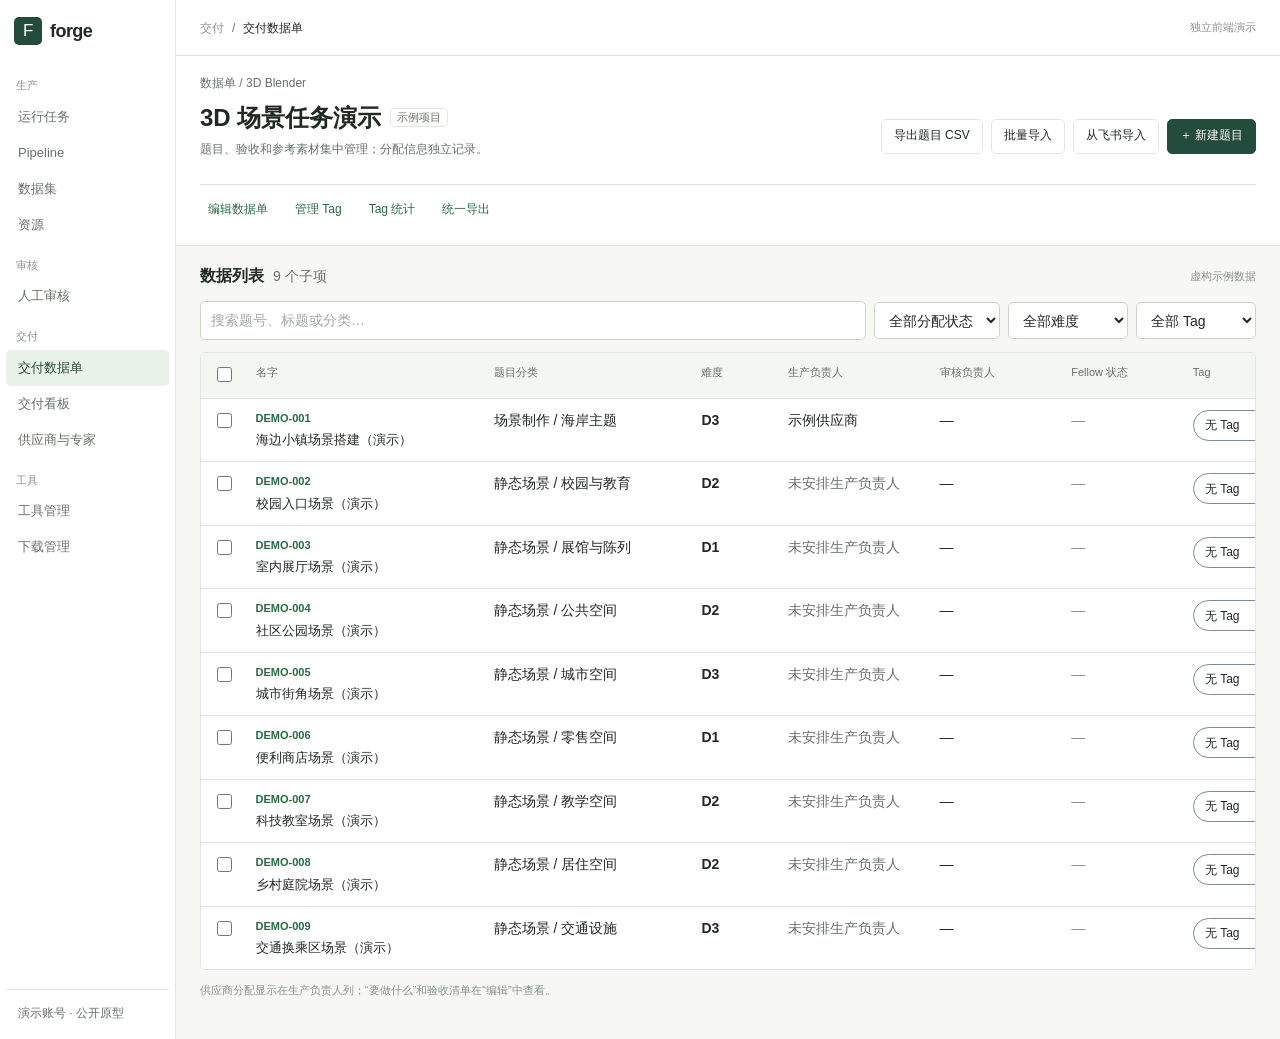
<file: docs/index.html>
<!doctype html>
<html lang="zh-CN">
  <head>
    <meta charset="utf-8" />
    <meta name="viewport" content="width=device-width, initial-scale=1" />
    <meta name="color-scheme" content="light dark" />
    <title>Forge 风格 · 数据单任务管理</title>
    <link rel="stylesheet" href="./styles.css" />
    <script type="module" src="./app.mjs"></script>
  </head>
  <body>
    <div class="app-shell">
      <aside class="sidebar" aria-label="主导航">
        <div class="brand"><span class="brand-mark">F</span><span>forge</span></div>
        <div class="nav-group">生产</div>
        <div class="nav-link">运行任务</div>
        <div class="nav-link">Pipeline</div>
        <div class="nav-link">数据集</div>
        <div class="nav-link">资源</div>
        <div class="nav-group">审核</div>
        <div class="nav-link">人工审核</div>
        <div class="nav-group">交付</div>
        <div class="nav-link nav-link-active">交付数据单</div>
        <div class="nav-link">交付看板</div>
        <div class="nav-link">供应商与专家</div>
        <div class="nav-group">工具</div>
        <div class="nav-link">工具管理</div>
        <div class="nav-link">下载管理</div>
        <div class="nav-account">演示账号 · 公开原型</div>
      </aside>

      <main class="main" id="main-content">
        <div class="topbar"><span>交付</span><span class="muted">/</span><strong>交付数据单</strong><span class="topbar-trailing">独立前端演示</span></div>

        <section class="sheet-header">
          <div class="sheet-eyebrow">数据单 / <span id="sheet-task-type">3D Blender</span></div>
          <div class="sheet-title-row">
            <div>
              <div class="sheet-title"><h1 id="sheet-name">3D 场景任务演示</h1><span class="client-badge" id="sheet-customer">示例项目</span></div>
              <p class="sheet-meta" id="sheet-description">题目、验收和参考素材集中管理；分配信息独立记录。</p>
            </div>
            <div class="head-actions">
              <button class="btn btn-secondary" type="button" data-action="export">导出题目 CSV</button>
              <button class="btn btn-secondary" type="button" data-action="import">批量导入</button>
              <button class="btn btn-secondary" type="button" data-action="import-feishu">从飞书导入</button>
              <button class="btn btn-primary" type="button" data-action="create">＋ 新建题目</button>
            </div>
          </div>
          <div class="sheet-tools" aria-label="数据单管理">
            <button class="btn btn-quiet" type="button" data-action="edit-sheet">编辑数据单</button>
            <button class="btn btn-quiet" type="button" data-action="manage-tags">管理 Tag</button>
            <button class="btn btn-quiet" type="button" data-action="tag-stats">Tag 统计</button>
            <button class="btn btn-quiet" type="button" data-action="export-all">统一导出</button>
          </div>
        </section>

        <div class="content" id="content">
          <section class="list-section" aria-label="数据列表">
            <div class="section-heading"><div><h2>数据列表</h2><span class="muted" id="task-count">0 个子项</span><button class="content-completeness" id="incomplete-toggle" data-action="toggle-incomplete" type="button" aria-pressed="false" style="display:none">待补全 0 项</button></div><span class="local-badge">虚构示例数据</span></div>
            <div class="toolbar">
              <label class="search-wrap"><span class="sr-only">搜索题号或标题</span><input id="search" class="search-input" type="search" placeholder="搜索题号、标题或分类…" /></label>
              <select id="filter-assignment" class="select" aria-label="筛选分配状态"><option value="all">全部分配状态</option><option value="assigned">已分配</option><option value="unassigned">未分配</option><option value="outdated">待同步</option></select>
              <select id="filter-difficulty" class="select" aria-label="筛选难度"><option value="all">全部难度</option><option value="D1">D1</option><option value="D2">D2</option><option value="D3">D3</option></select>
              <select id="filter-tag" class="select" aria-label="筛选 Tag"><option value="all">全部 Tag</option></select>
            </div>
            <div class="table-wrap">
              <table class="task-table">
                <thead><tr><th scope="col"><input id="select-all" type="checkbox" aria-label="选择当前筛选结果中的全部子项" /></th><th scope="col">名字</th><th scope="col">题目分类</th><th scope="col">难度</th><th scope="col">生产负责人</th><th scope="col">审核负责人</th><th scope="col">Fellow 状态</th><th scope="col">Tag</th><th scope="col">操作</th></tr></thead>
                <tbody id="task-rows"></tbody>
              </table>
              <div id="empty-state" class="empty-state" hidden><strong>还没有题目</strong><p>新建单条题目，或导入包含 8 个字段的 CSV。</p><button class="btn btn-primary" type="button" data-action="import">批量导入题目</button></div>
            </div>
            <div id="bulk-actions" class="bulk-actions" hidden><span id="selection-count">已选 0 项</span><button class="btn btn-secondary" type="button" data-action="bulk-owners">批量指派负责人</button><button class="btn btn-secondary" type="button" data-action="bulk-assign">批量指派供应商</button><button class="btn btn-quiet" type="button" data-action="clear-selection">取消选择</button></div>
            <p class="table-note">供应商分配显示在生产负责人列；“要做什么”和验收清单在“编辑”中查看。</p>
          </section>

          <aside class="drawer" id="drawer" aria-label="题目详情" hidden>
            <div class="drawer-header"><strong>题目详情</strong><button type="button" class="icon-button" data-action="close-drawer" aria-label="关闭题目详情">×</button></div>
            <div class="drawer-body" id="drawer-body"></div>
            <div class="drawer-footer" id="drawer-footer"></div>
          </aside>
        </div>
      </main>
    </div>

    <div class="overlay" id="overlay" hidden>
      <section class="dialog" role="dialog" aria-modal="true" aria-labelledby="dialog-title">
        <div class="dialog-header"><div><span id="dialog-eyebrow" class="muted"></span><h2 id="dialog-title"></h2></div><button type="button" class="icon-button" data-action="close-dialog" aria-label="关闭弹窗">×</button></div>
        <div class="dialog-body" id="dialog-body"></div>
        <div class="dialog-footer" id="dialog-footer"></div>
      </section>
    </div>
    <div id="toast" class="toast" role="status" aria-live="polite" hidden></div>
  </body>
</html>
</file>
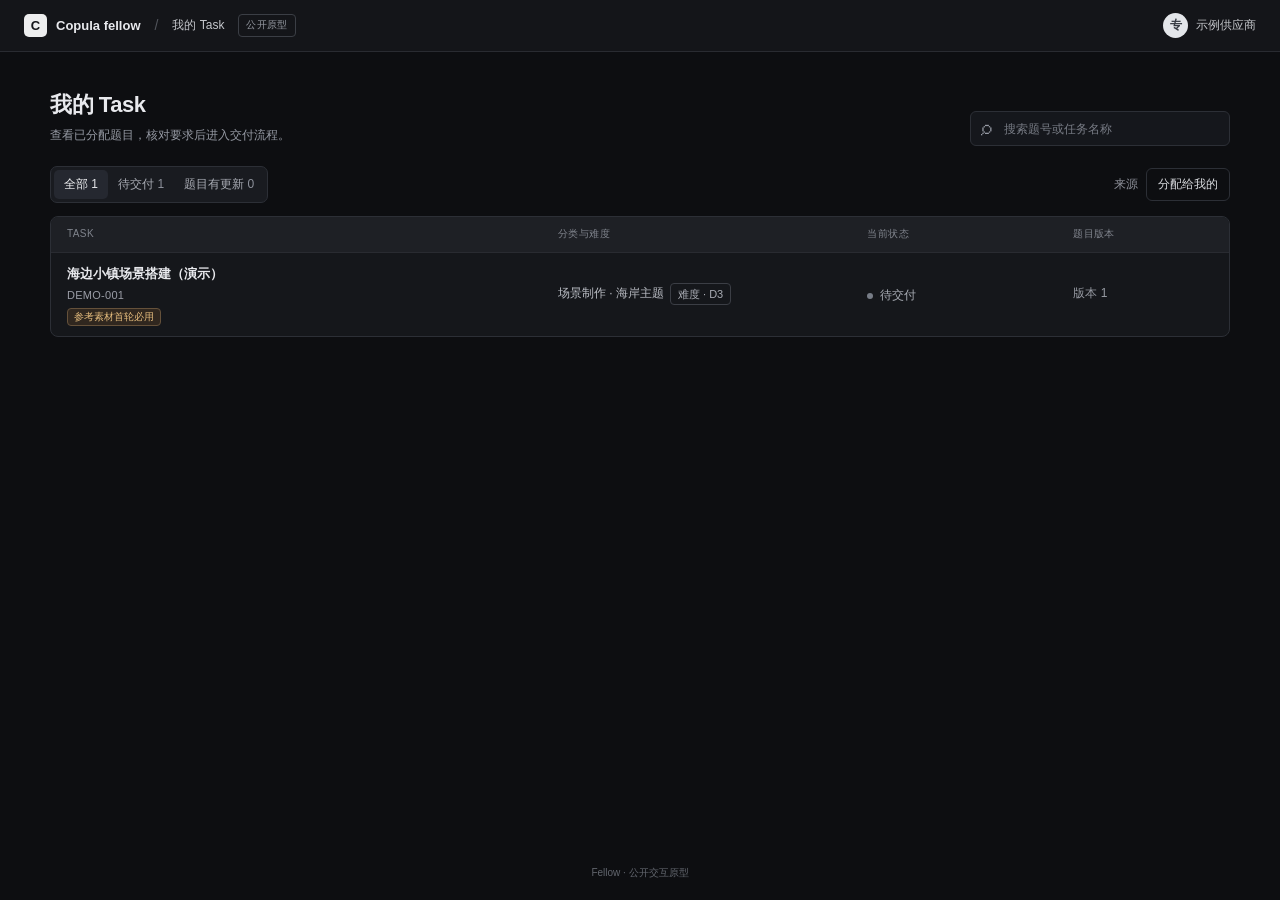
<file: docs/fellow.html>
<!doctype html>
<html lang="zh-CN">
  <head>
    <meta charset="utf-8" />
    <meta name="viewport" content="width=device-width, initial-scale=1" />
    <meta name="color-scheme" content="dark" />
    <title>我的 Task · Fellow</title>
    <link rel="stylesheet" href="./fellow.css" />
    <script type="module" src="./fellow.mjs"></script>
  </head>
  <body>
    <header class="site-header">
      <div class="header-inner">
        <a class="brand" href="./fellow.html" aria-label="Copula fellow 首页"><span class="brand-mark">C</span><span>Copula fellow</span></a>
        <span class="header-divider">/</span>
        <a class="header-location" href="./fellow.html">我的 Task</a>
        <span class="prototype-pill">公开原型</span>
        <span class="header-spacer"></span>
        <div class="account"><span class="account-avatar">专</span><span id="viewer-name">专家视角</span></div>
      </div>
    </header>

    <main class="page">
      <div id="loading" class="message-state" role="status">正在读取任务…</div>

      <section id="list-view" class="list-view" hidden aria-labelledby="list-title">
        <div class="list-heading">
          <div><h1 id="list-title">我的 Task</h1><p>查看已分配题目，核对要求后进入交付流程。</p></div>
          <label class="search-field"><span class="sr-only">搜索任务</span><input id="task-search" type="search" placeholder="搜索题号或任务名称" autocomplete="off" /></label>
        </div>
        <div class="list-toolbar">
          <div class="filter-tabs" role="group" aria-label="任务筛选">
            <button type="button" data-filter="all" class="is-active">全部 <span id="count-all">0</span></button>
            <button type="button" data-filter="current">待交付 <span id="count-current">0</span></button>
            <button type="button" data-filter="updated">题目有更新 <span id="count-updated">0</span></button>
          </div>
          <span class="source-label">来源 <strong>分配给我的</strong></span>
        </div>
        <div class="task-table" role="table" aria-label="我的任务">
          <div class="table-heading" role="row"><span role="columnheader">TASK</span><span role="columnheader">分类与难度</span><span role="columnheader">当前状态</span><span role="columnheader">题目版本</span></div>
          <div id="task-rows" role="rowgroup"></div>
        </div>
        <div id="list-empty" class="list-empty" hidden></div>
      </section>

      <div id="missing" class="message-state" hidden>
        <h1>未找到任务说明</h1>
        <p id="missing-detail">请联系任务分配方获取有效链接。</p>
        <a href="./fellow.html">返回我的 Task</a>
      </div>

      <article id="detail-view" class="detail-view" hidden>
        <a class="back-link" href="./fellow.html">← 我的 Task</a>
        <div class="detail-heading">
          <span id="task-id" class="task-code"></span>
          <span id="task-status" class="status-badge"></span>
          <h1 id="task-title"></h1>
          <div class="detail-subline"><span>3D Blender</span><span class="dot">·</span><span id="category-inline"></span><span class="dot">·</span><span id="assignment-inline"></span></div>
        </div>
        <div id="status-notice" class="status-notice"></div>
        <aside id="reference-requirement" class="reference-requirement" aria-labelledby="reference-requirement-heading" hidden>
          <div class="reference-requirement-icon" aria-hidden="true">!</div>
          <div>
            <h2 id="reference-requirement-heading">首轮制作必须使用参考素材</h2>
            <p>本题已提供<span id="reference-media-count"></span>。首轮制作时，请将下方参考图片或视频提供给 AI 作为输入，并按素材说明使用。仅在交付时附上素材不算完成此要求；未在首轮向 AI 提供，将判定验收不合格。</p>
            <a href="#references-heading">查看参考素材 ↓</a>
          </div>
        </aside>

        <section class="task-content-card" aria-labelledby="content-heading">
          <div class="card-heading"><div><span class="card-eyebrow">任务说明</span><h2 id="content-heading">题目内容</h2></div><span id="task-version" class="version-tag"></span></div>
          <div class="question-meta" aria-label="题目属性">
            <div><span>二级分类</span><strong id="category2"></strong></div>
            <div><span>三级分类</span><strong id="category3"></strong></div>
            <div><span>难度</span><strong id="difficulty"></strong></div>
          </div>
          <section class="content-section" aria-labelledby="brief-heading"><h3 id="brief-heading">要做什么</h3><div id="brief" class="brief-text"></div></section>
          <section class="content-section" aria-labelledby="acceptance-heading"><h3 id="acceptance-heading">验收清单</h3><ul id="acceptance" class="acceptance-list"></ul></section>
          <section class="content-section" aria-labelledby="references-heading"><div class="section-line"><h3 id="references-heading">参考素材</h3><span id="reference-count"></span></div><p id="reference-instructions" class="reference-instructions" hidden>以下图片／视频是首轮制作的 AI 输入要求。请先提供给 AI，再开始生成。</p><div id="references" class="references"></div></section>
        </section>

        <section class="delivery-card" aria-labelledby="delivery-heading">
          <span class="card-eyebrow">交付版本</span>
          <h2 id="delivery-heading">尚未提交版本</h2>
          <p>任务要求已在上方展示。正式 Fellow 中，此处可上传交付包并查看质检状态。</p>
          <button type="button" disabled>上传交付包 ZIP / TAR.XZ</button>
        </section>
      </article>
    </main>
    <footer>Fellow · 公开交互原型</footer>
  </body>
</html>
</file>
<file: docs/styles.css>
:root {
  color-scheme: light;
  --page: #f7f8f4;
  --surface: #ffffff;
  --surface-soft: #f4f6f2;
  --surface-hover: #edf3ed;
  --text: #202923;
  --text-secondary: #667269;
  --text-tertiary: #89948b;
  --border: #e1e7e0;
  --border-strong: #cbd5ca;
  --green: #244c3d;
  --green-hover: #1c3f32;
  --green-soft: #e8f2e9;
  --green-text: #276b43;
  --amber-soft: #faf3dd;
  --amber-text: #8b691c;
  --red-soft: #fff0ed;
  --red-text: #ae493d;
  --shadow: 0 18px 48px rgb(25 40 28 / 16%);
}

* { box-sizing: border-box; }
[hidden] { display: none !important; }

html, body { min-width: 320px; min-height: 100%; }
body {
  margin: 0;
  background: var(--page);
  color: var(--text);
  font: 14px/1.5 -apple-system, BlinkMacSystemFont, "PingFang SC", "Microsoft YaHei", "Noto Sans CJK SC", sans-serif;
  -webkit-font-smoothing: antialiased;
}

button, input, textarea, select { font: inherit; }
button { cursor: pointer; }
button:disabled { cursor: not-allowed; opacity: .5; }
a { color: var(--green-text); text-decoration: none; }
a:hover { text-decoration: underline; }
:focus-visible { outline: 2px solid #6da57f; outline-offset: 2px; }

.app-shell {
  display: grid;
  grid-template-columns: 208px minmax(0, 1fr);
  min-height: 100vh;
}

.sidebar {
  display: flex;
  flex-direction: column;
  min-width: 0;
  min-height: 100vh;
  padding: 14px 8px;
  background: var(--surface);
  border-right: 1px solid var(--border);
}
.brand {
  display: flex;
  align-items: center;
  gap: 8px;
  min-height: 34px;
  margin: 0 8px 15px;
  font-size: 18px;
  font-weight: 600;
  letter-spacing: -.03em;
}
.brand-mark {
  display: inline-grid;
  place-items: center;
  width: 28px;
  height: 28px;
  border-radius: 5px;
  background: var(--green);
  color: white;
  font-size: 17px;
  font-weight: 500;
}
.nav-group {
  margin: 14px 10px 5px;
  color: var(--text-tertiary);
  font-size: 11px;
  letter-spacing: .02em;
}
.nav-link {
  display: flex;
  align-items: center;
  gap: 10px;
  min-height: 36px;
  padding: 8px 12px;
  border-radius: 5px;
  color: var(--text-secondary);
  font-size: 13px;
  white-space: nowrap;
}
.nav-link:hover { background: var(--surface-soft); color: var(--text); text-decoration: none; }
.nav-link-active, .nav-link-active:hover {
  background: var(--green-soft);
  color: var(--green);
  font-weight: 500;
}
.nav-footer {
  margin-top: auto;
  padding: 15px 12px 4px;
  border-top: 1px solid var(--border);
  color: var(--text-secondary);
  font-size: 12px;
}
.nav-account {
  margin-top: auto;
  padding: 14px 12px 3px;
  border-top: 1px solid var(--border);
  color: var(--text-secondary);
  font-size: 12px;
}

.main { min-width: 0; }
.topbar {
  display: flex;
  align-items: center;
  gap: 8px;
  height: 56px;
  padding: 0 24px;
  background: var(--surface);
  border-bottom: 1px solid var(--border);
  color: var(--text-tertiary);
  font-size: 12px;
}
.topbar strong { color: var(--text); font-weight: 500; }
.topbar .topbar-right { margin-left: auto; }
.topbar-trailing { margin-left: auto; color: var(--text-tertiary); font-size: 11px; }
.sheet-header {
  padding: 18px 24px 22px;
  background: var(--surface);
  border-bottom: 1px solid var(--border);
}
.sheet-eyebrow { margin-bottom: 10px; color: var(--text-secondary); font-size: 12px; }
.sheet-title-row { display: flex; align-items: center; justify-content: space-between; gap: 18px; }
.back-link { display: inline-block; margin-bottom: 12px; color: var(--text-secondary); font-size: 12px; }
.sheet-header-main {
  display: flex;
  align-items: center;
  justify-content: space-between;
  gap: 18px;
}
.sheet-title { display: flex; align-items: center; flex-wrap: wrap; gap: 9px; margin: 0; font-size: 24px; font-weight: 600; line-height: 1.3; }
.sheet-title h1 { margin: 0; font-size: inherit; font-weight: inherit; line-height: inherit; }
.client-badge { display: inline-flex; align-items: center; padding: 1px 6px; border: 1px solid var(--border); border-radius: 4px; color: var(--text-secondary); font-size: 11px; font-weight: 400; }
.sheet-meta { margin-top: 7px; color: var(--text-secondary); font-size: 12px; }
.head-actions { display: flex; align-items: center; gap: 8px; flex-wrap: wrap; }
.sheet-tools { display: flex; flex-wrap: wrap; gap: 3px 11px; margin-top: 14px; padding-top: 11px; border-top: 1px solid var(--border); }
.sheet-tools .btn { min-height: 27px; padding: 3px 7px; }
.content { padding: 18px 24px 40px; }
.list-section { min-width: 0; }
.section-heading { display: flex; align-items: center; justify-content: space-between; gap: 12px; margin-bottom: 13px; }
.section-heading h2 { margin: 0; font-size: 16px; font-weight: 600; }
.section-heading p { margin: 3px 0 0; color: var(--text-secondary); font-size: 12px; }
.section-heading > div { display: flex; align-items: baseline; flex-wrap: wrap; gap: 9px; }
.content-completeness {
  min-height: 25px;
  padding: 2px 9px;
  border: 1px solid var(--border);
  border-radius: 13px;
  background: var(--surface-soft);
  color: var(--text-secondary);
  font-size: 11px;
  cursor: pointer;
}
.content-completeness.has-missing { border-color: #e7d49a; background: var(--amber-soft); color: var(--amber-text); }
.content-completeness[aria-pressed="true"] { box-shadow: 0 0 0 2px rgb(139 105 28 / 18%); }
.content-completeness:disabled { cursor: default; }
.local-badge { color: var(--text-tertiary); font-size: 11px; }

.btn {
  display: inline-flex;
  align-items: center;
  justify-content: center;
  gap: 6px;
  min-height: 35px;
  padding: 7px 12px;
  border: 1px solid var(--border-strong);
  border-radius: 5px;
  background: var(--surface);
  color: var(--text);
  font-size: 12px;
  font-weight: 500;
  line-height: 1.3;
  text-decoration: none;
  white-space: nowrap;
}
.btn:hover:not(:disabled) { background: var(--surface-soft); text-decoration: none; }
.btn-primary { border-color: var(--green); background: var(--green); color: white; }
.btn-primary:hover:not(:disabled) { border-color: var(--green-hover); background: var(--green-hover); }
.btn-secondary { border-color: var(--border); background: var(--surface); color: var(--text); }
.btn-quiet { border-color: transparent; background: transparent; color: var(--green-text); }
.btn-quiet:hover:not(:disabled) { background: var(--green-soft); }
.btn-danger { color: var(--red-text); border-color: #efc8c1; background: var(--surface); }
.btn-danger:hover:not(:disabled) { background: var(--red-soft); }
.icon-button {
  display: inline-grid;
  place-items: center;
  width: 32px;
  height: 32px;
  padding: 0;
  border: 0;
  border-radius: 5px;
  background: transparent;
  color: var(--text-secondary);
  font-size: 20px;
}
.icon-button:hover { background: var(--surface-soft); color: var(--text); }

.toolbar { display: flex; align-items: center; gap: 8px; margin: 0 0 12px; }
.search-wrap { display: block; flex: 1 1 280px; min-width: 150px; }
.toolbar .search-input { flex: 1 1 280px; min-width: 150px; }
.toolbar .select { flex: 0 0 auto; width: auto; min-width: 120px; }
.search-input, .select, .input, .textarea {
  width: 100%;
  min-height: 37px;
  padding: 8px 10px;
  border: 1px solid var(--border-strong);
  border-radius: 5px;
  background: var(--surface);
  color: var(--text);
  outline: none;
}
.search-input::placeholder, .input::placeholder, .textarea::placeholder { color: #a0aaa1; }
.search-input:focus, .select:focus, .input:focus, .textarea:focus {
  border-color: #5f9471;
  box-shadow: 0 0 0 3px rgb(80 139 95 / 13%);
}
.textarea { resize: vertical; min-height: 102px; line-height: 1.6; }

.table-wrap { overflow-x: auto; background: var(--surface); border: 1px solid var(--border); border-radius: 6px; }
.task-table { width: 100%; min-width: 1370px; border-collapse: collapse; table-layout: fixed; }
.task-table th, .task-table td { padding: 11px 12px; border-bottom: 1px solid var(--border); text-align: left; vertical-align: top; overflow-wrap: anywhere; }
.task-table th:first-child, .task-table td:first-child { width: 42px; text-align: center; }
.task-table th:nth-child(2), .task-table td:nth-child(2) { width: 235px; }
.task-table th:nth-child(3), .task-table td:nth-child(3) { width: 205px; }
.task-table th:nth-child(4), .task-table td:nth-child(4) { width: 85px; }
.task-table th:nth-child(5), .task-table td:nth-child(5) { width: 150px; }
.task-table th:nth-child(6), .task-table td:nth-child(6) { width: 130px; }
.task-table th:nth-child(7), .task-table td:nth-child(7) { width: 120px; }
.task-table th:nth-child(8), .task-table td:nth-child(8) { width: 125px; }
.task-table th:last-child, .task-table td:last-child { width: 260px; }
.task-table thead th { background: var(--surface-soft); color: var(--text-secondary); font-size: 11px; font-weight: 500; white-space: nowrap; }
.task-table tbody tr:last-child td { border-bottom: 0; }
.task-table tbody tr { background: var(--surface); }
.task-table tbody tr:hover, .task-table tbody tr.is-selected { background: var(--surface-hover); }
.task-table th:first-child, .task-table td:first-child,
.task-table th:nth-child(2), .task-table td:nth-child(2) {
  position: sticky;
  z-index: 1;
  background: var(--surface);
}
.task-table th:first-child, .task-table td:first-child { left: 0; }
.task-table th:nth-child(2), .task-table td:nth-child(2) {
  left: 42px;
  box-shadow: 1px 0 0 var(--border);
}
.task-table thead th:first-child, .task-table thead th:nth-child(2) {
  z-index: 2;
  background: var(--surface-soft);
}
.task-table tbody tr:hover td:first-child, .task-table tbody tr:hover td:nth-child(2),
.task-table tbody tr.is-selected td:first-child, .task-table tbody tr.is-selected td:nth-child(2) {
  background: var(--surface-hover);
}
.task-table .row-select { width: 42px; text-align: center; }
.task-table input[type="checkbox"] { accent-color: var(--green); width: 15px; height: 15px; }
.task-id { display: block; margin-bottom: 3px; color: var(--green-text); font-size: 11px; font-weight: 600; white-space: nowrap; }
.task-title { color: var(--text); font-size: 13px; font-weight: 500; line-height: 1.45; }
.task-title-button { padding: 0; border: 0; background: transparent; color: inherit; text-align: left; cursor: pointer; }
.task-title-button:hover { color: var(--green-text); }
.task-summary { margin-top: 4px; color: var(--text-secondary); font-size: 11px; }
.content-alerts { display: flex; flex-wrap: wrap; gap: 4px; margin-top: 6px; }
.content-alert-chip {
  padding: 3px 7px;
  border: 1px solid #e7d49a;
  border-radius: 4px;
  background: var(--amber-soft);
  color: var(--amber-text);
  font-size: 11px;
  line-height: 1.3;
  cursor: pointer;
}
.content-alert-chip:hover { background: #f6e8b9; }
.content-alert-chip:focus-visible { outline: 2px solid #9a762d; outline-offset: 2px; }
.difficulty-code { font-weight: 600; color: var(--text); }
.production-owner-name { display: block; color: var(--text); font-weight: 500; overflow-wrap: anywhere; }
.production-owner-state { display: inline-block; margin-top: 4px; }
.drawer-missing-note { margin: 10px 0; padding: 9px 11px; border: 1px solid #e7d49a; border-radius: 5px; background: var(--amber-soft); color: var(--amber-text); font-size: 11px; line-height: 1.5; }
.row-actions { display: flex; align-items: center; gap: 5px; flex-wrap: wrap; }
.row-actions .btn { min-height: 30px; padding: 5px 7px; }
.tag-select { width: 100%; min-height: 31px; padding: 3px 7px; border: 1px solid #788c9c; border-radius: 18px; background: var(--surface); color: var(--text); font-size: 12px; }
.muted { color: var(--text-secondary); }
.subtle { color: var(--text-tertiary); }
.badge {
  display: inline-flex;
  align-items: center;
  gap: 3px;
  max-width: 100%;
  padding: 2px 6px;
  border-radius: 4px;
  font-size: 11px;
  font-weight: 500;
  line-height: 1.35;
  white-space: nowrap;
}
.badge-green { background: var(--green-soft); color: var(--green-text); }
.badge-amber { background: var(--amber-soft); color: var(--amber-text); }
.badge-gray { background: var(--surface-soft); color: var(--text-secondary); }
.badge-red { background: var(--red-soft); color: var(--red-text); }
.empty-state { display: grid; justify-items: center; gap: 9px; padding: 64px 20px; color: var(--text-secondary); text-align: center; }
.empty-state h3 { margin: 0; color: var(--text); font-size: 15px; font-weight: 500; }
.empty-state p { max-width: 400px; margin: 0; font-size: 12px; }
.bulk-actions { position: sticky; bottom: 14px; z-index: 5; display: flex; align-items: center; gap: 9px; width: fit-content; max-width: 100%; margin: 14px auto 0; padding: 9px 11px; border: 1px solid var(--border); border-radius: 7px; background: var(--surface); box-shadow: 0 8px 28px rgb(20 38 26 / 12%); font-size: 12px; }
.bulk-actions span { margin-right: 6px; color: var(--text-secondary); }
.table-note { margin: 12px 0 0; color: var(--text-tertiary); font-size: 11px; }

.overlay {
  position: fixed;
  inset: 0;
  z-index: 80;
  display: grid;
  place-items: center;
  padding: 20px;
  background: rgb(16 27 19 / 42%);
}
.dialog {
  display: flex;
  flex-direction: column;
  width: min(820px, 100%);
  max-height: calc(100vh - 40px);
  overflow: hidden;
  background: var(--surface);
  border: 1px solid var(--border);
  border-radius: 9px;
  box-shadow: var(--shadow);
}
.dialog-header, .drawer-header { display: flex; align-items: flex-start; justify-content: space-between; gap: 16px; padding: 18px 22px; border-bottom: 1px solid var(--border); }
.dialog-header h2, .drawer-header h2 { margin: 0; font-size: 18px; font-weight: 600; }
.dialog-header p, .drawer-header p { margin: 5px 0 0; color: var(--text-secondary); font-size: 12px; }
.dialog-body { min-height: 0; overflow-y: auto; padding: 20px 22px; }
.dialog-footer, .drawer-footer { display: flex; align-items: center; justify-content: flex-end; gap: 8px; padding: 14px 22px; border-top: 1px solid var(--border); background: var(--surface); }
.dialog-footer .footer-left, .drawer-footer .footer-left { margin-right: auto; }
.drawer {
  position: fixed;
  top: 0;
  right: 0;
  z-index: 60;
  display: flex;
  flex-direction: column;
  width: min(600px, 100vw);
  height: 100vh;
  background: var(--surface);
  box-shadow: -14px 0 42px rgb(16 27 19 / 17%);
}
.content-with-drawer {
  display: grid;
  grid-template-columns: minmax(0, 1fr) minmax(380px, 33%);
  gap: 0;
  padding-right: 0;
}
.content-with-drawer > .list-section { padding-right: 18px; }
.drawer.drawer-inline {
  position: sticky;
  top: 0;
  z-index: 1;
  width: auto;
  height: 100vh;
  border-left: 1px solid var(--border);
  box-shadow: none;
}
.drawer-body { flex: 1 1 auto; min-height: 0; overflow-y: auto; padding: 20px 22px 32px; }
.drawer-title { margin: 0 0 10px; font-size: 20px; font-weight: 600; line-height: 1.4; }
.drawer-kicker { margin-bottom: 5px; color: var(--green-text); font-size: 12px; font-weight: 600; }
.drawer-meta { display: flex; flex-wrap: wrap; gap: 6px; margin: 12px 0 18px; }
.detail-section { padding: 18px 0; border-top: 1px solid var(--border); }
.detail-section:first-of-type { border-top: 0; padding-top: 0; }
.detail-section h3 { margin: 0 0 10px; font-size: 14px; font-weight: 600; }
.detail-section p { margin: 0 0 10px; line-height: 1.72; white-space: pre-wrap; }
.detail-section p:last-child { margin-bottom: 0; }
.detail-grid { display: grid; grid-template-columns: 110px minmax(0, 1fr); gap: 9px 12px; font-size: 13px; }
.detail-grid dt { color: var(--text-secondary); }
.detail-grid dd { margin: 0; overflow-wrap: anywhere; }
.workflow-section { margin-top: 14px; }
.workflow-section .field-help { margin: 0 0 14px; }
.legacy-link-summary { display: grid; grid-template-columns: 1fr 1fr; gap: 12px; margin-top: 17px; }
.legacy-link-summary > div { min-width: 0; padding: 10px 12px; border: 1px solid var(--border); border-radius: 5px; background: var(--surface-soft); font-size: 11px; }
.legacy-link-summary strong { color: var(--text); font-weight: 600; }
.legacy-link-summary p { margin: 4px 0 0; color: var(--text-secondary); line-height: 1.6; overflow-wrap: anywhere; }
.owner-form { display: grid; gap: 15px; }
.owner-form .field-label { gap: 8px; }
.tag-stats { display: grid; gap: 7px; margin-top: 15px; }
.tag-stats > div { display: flex; justify-content: space-between; padding: 9px 11px; border: 1px solid var(--border); border-radius: 5px; }
.tag-stats span { color: var(--text-secondary); }
.review-history { display: grid; gap: 10px; margin: 0; padding-left: 23px; font-size: 13px; }
.review-history li { padding: 8px 0; border-bottom: 1px solid var(--border); }
.review-history li:last-child { border-bottom: 0; }
.review-history p { margin: 4px 0 0; color: var(--text-secondary); }
.review-history .history-empty { color: var(--text-secondary); }
.checklist { display: grid; gap: 9px; margin: 0; padding: 0; list-style: none; }
.checklist li { position: relative; padding-left: 22px; line-height: 1.6; }
.checklist li::before { content: "□"; position: absolute; left: 1px; top: 0; color: var(--green-text); font-size: 16px; line-height: 1.2; }
.reference-grid { display: grid; grid-template-columns: repeat(auto-fit, minmax(190px, 1fr)); gap: 12px; }
.reference-card { min-width: 0; padding: 8px; border: 1px solid var(--border); border-radius: 6px; background: var(--surface); }
.reference-preview { display: grid; place-items: center; height: 150px; overflow: hidden; border-radius: 4px; background: var(--surface-soft); color: var(--text-tertiary); font-size: 12px; }
.reference-preview img, .reference-preview video { display: block; width: 100%; height: 100%; object-fit: cover; }
.reference-preview.sample {
  background-image: url('./assets/reference-seaside.jpg');
  background-repeat: no-repeat;
  background-size: cover;
  background-position: center;
}
.reference-card h4 { margin: 8px 0 2px; font-size: 12px; font-weight: 500; overflow-wrap: anywhere; }
.reference-card p { margin: 0; color: var(--text-secondary); font-size: 11px; line-height: 1.5; overflow-wrap: anywhere; }
.tabs { display: flex; gap: 20px; border-bottom: 1px solid var(--border); }
.tab { min-height: 40px; padding: 8px 1px; border: 0; border-bottom: 2px solid transparent; background: none; color: var(--text-secondary); font-size: 13px; }
.tab-active { border-bottom-color: var(--green); color: var(--green); font-weight: 500; }

.field-grid { display: grid; grid-template-columns: repeat(2, minmax(0, 1fr)); gap: 16px 14px; }
.field { display: flex; flex-direction: column; gap: 6px; min-width: 0; font-size: 12px; font-weight: 500; }
.field-full { grid-column: 1 / -1; }
.field-label { display: flex; align-items: center; gap: 4px; }
.field-missing-label { margin-left: 4px; color: var(--amber-text); font-size: 11px; font-weight: 400; }
.field.is-missing .textarea { border-color: #d9bb62; background: #fffdf6; }
.field .input, .field .select, .field .textarea { font-weight: 400; }
.required { color: var(--red-text); }
.field-help { color: var(--text-secondary); font-size: 11px; font-weight: 400; line-height: 1.5; }
.field-error { color: var(--red-text); font-size: 11px; font-weight: 400; }
.upload-zone { display: flex; align-items: center; justify-content: space-between; gap: 14px; padding: 18px; border: 1px dashed var(--border-strong); border-radius: 6px; background: var(--surface-soft); }
.upload-zone.drag-over { border-color: var(--green-text); background: var(--green-soft); }
.upload-zone strong { display: block; font-size: 12px; font-weight: 500; }
.upload-zone p { margin: 3px 0 0; color: var(--text-secondary); font-size: 11px; }
.uploaded-list { display: grid; gap: 8px; margin: 10px 0 0; padding: 0; list-style: none; }
.uploaded-list li { display: flex; align-items: center; justify-content: space-between; gap: 8px; padding: 8px 10px; border: 1px solid var(--border); border-radius: 5px; font-size: 12px; }
.uploaded-list span { min-width: 0; overflow-wrap: anywhere; }
.import-preview { border: 1px solid var(--border); border-radius: 6px; overflow-x: auto; }
.import-preview table { width: 100%; border-collapse: collapse; font-size: 12px; }
.import-preview th, .import-preview td { padding: 8px 10px; border-bottom: 1px solid var(--border); text-align: left; vertical-align: top; }
.import-preview th { background: var(--surface-soft); color: var(--text-secondary); font-weight: 500; white-space: nowrap; }
.import-preview tr:last-child td { border-bottom: 0; }
.feishu-import-intro { margin-bottom: 18px; padding: 13px 15px; border: 1px solid var(--border); border-radius: 6px; background: var(--surface-soft); font-size: 12px; }
.feishu-import-intro p { margin: 5px 0 0; color: var(--text-secondary); line-height: 1.65; }
.feishu-row-detail { margin-top: 7px; max-width: 260px; }
.feishu-row-detail summary { color: var(--green); cursor: pointer; white-space: nowrap; }
.feishu-row-detail strong { display: block; margin-top: 8px; font-size: 11px; }
.feishu-row-detail pre { max-height: 230px; overflow: auto; margin: 3px 0 7px; padding: 7px; background: var(--surface-soft); font: inherit; font-size: 11px; line-height: 1.5; white-space: pre-wrap; overflow-wrap: anywhere; }
.feishu-row-detail p { margin: 3px 0 7px; color: var(--text-secondary); font-size: 11px; line-height: 1.5; }
.feishu-global-notes { margin: 0 0 15px; padding: 9px 12px; border: 1px solid var(--border); border-radius: 6px; font-size: 12px; }
.feishu-global-notes summary { cursor: pointer; }
.feishu-global-notes pre { margin: 9px 0 0; white-space: pre-wrap; font: inherit; line-height: 1.65; }
.feishu-image-thumb { display: block; width: 80px; height: 60px; object-fit: cover; border: 1px solid var(--border); border-radius: 4px; }
.validation-error, .validation-ok { padding: 9px 12px; border-radius: 5px; font-size: 12px; }
.validation-error { background: var(--red-soft); color: var(--red-text); }
.validation-ok { background: var(--green-soft); color: var(--green-text); }
.validation-error ul { margin: 5px 0 0; padding-left: 18px; }
.toast { position: fixed; right: 24px; bottom: 24px; z-index: 100; max-width: min(440px, calc(100vw - 48px)); padding: 11px 15px; border-radius: 6px; background: var(--text); color: var(--surface); box-shadow: var(--shadow); font-size: 12px; }
.sr-only { position: absolute; width: 1px; height: 1px; padding: 0; margin: -1px; overflow: hidden; clip: rect(0, 0, 0, 0); white-space: nowrap; border: 0; }

@media (max-width: 1500px) {
  .app-shell { grid-template-columns: 176px minmax(0, 1fr); }
  .sidebar { padding-left: 6px; padding-right: 6px; }
  .content-with-drawer { display: block; padding-right: 24px; }
  .content-with-drawer > .list-section { padding-right: 0; }
  .drawer.drawer-inline {
    position: fixed;
    z-index: 60;
    width: min(600px, 100vw);
    border-left: 0;
    box-shadow: -14px 0 42px rgb(16 27 19 / 17%);
  }
}

@media (max-width: 760px) {
  .app-shell { display: block; }
  .sidebar { display: none; }
  .topbar { height: 48px; padding: 0 16px; }
  .sheet-header { padding: 14px 16px 18px; }
  .sheet-title-row { align-items: flex-start; flex-direction: column; }
  .sheet-header-main { align-items: flex-start; flex-direction: column; }
  .sheet-title { font-size: 21px; }
  .head-actions { width: 100%; }
  .content { padding: 16px 12px 28px; }
  .content-with-drawer { padding-right: 12px; }
  .section-heading { align-items: flex-start; flex-direction: column; }
  .toolbar { flex-wrap: wrap; }
  .toolbar .search-input { flex-basis: 100%; }
  .toolbar .select { flex: 1 1 120px; }
  .drawer { width: min(600px, 100vw); }
}

@media (max-width: 480px) {
  .head-actions .btn { flex: 1 1 auto; }
  .overlay { padding: 0; }
  .dialog { width: 100%; max-height: 100vh; border-radius: 0; border: 0; }
  .dialog-header, .drawer-header { padding: 15px 16px; }
  .dialog-body, .drawer-body { padding: 17px 16px 25px; }
  .dialog-footer, .drawer-footer { padding: 12px 16px; flex-wrap: wrap; }
  .field-grid { grid-template-columns: minmax(0, 1fr); gap: 13px; }
  .field-full { grid-column: 1; }
  .upload-zone { align-items: stretch; flex-direction: column; }
  .detail-grid { grid-template-columns: 92px minmax(0, 1fr); }
  .legacy-link-summary { grid-template-columns: 1fr; }
  .toast { right: 12px; bottom: 12px; max-width: calc(100vw - 24px); }
}

@media (prefers-reduced-motion: no-preference) {
  .btn, .nav-link, .tab { transition: background-color .15s ease, color .15s ease, border-color .15s ease; }
}
</file>
<file: docs/fellow.css>
:root {
  color-scheme: dark;
  --page: #0d0e11;
  --surface: #17191e;
  --surface-soft: #1d2026;
  --surface-hover: #202329;
  --line: #2c2f36;
  --text: #e8e9ed;
  --muted: #969aa4;
  --subtle: #727680;
  --accent: #91b9ab;
  --accent-soft: #20332c;
  --amber: #d7ac6c;
}

* { box-sizing: border-box; }
[hidden] { display: none !important; }
html, body { min-width: 320px; min-height: 100%; }
body { margin: 0; background: var(--page); color: var(--text); font: 14px/1.65 -apple-system, BlinkMacSystemFont, "PingFang SC", "Microsoft YaHei", "Noto Sans CJK SC", sans-serif; -webkit-font-smoothing: antialiased; }
a { color: inherit; text-decoration: none; }
button, input { font: inherit; }
button { cursor: pointer; }
:focus-visible { outline: 2px solid var(--accent); outline-offset: 3px; }
.sr-only { position: absolute; width: 1px; height: 1px; padding: 0; margin: -1px; overflow: hidden; clip: rect(0, 0, 0, 0); white-space: nowrap; border: 0; }

.site-header { height: 52px; background: #141519; border-bottom: 1px solid #292b31; }
.header-inner { display: flex; align-items: center; gap: 14px; width: 100%; height: 100%; padding: 0 24px; }
.brand { display: inline-flex; align-items: center; gap: 9px; white-space: nowrap; font-size: 13px; font-weight: 650; }
.brand:hover, .header-location:hover { color: white; }
.brand-mark { display: grid; place-items: center; width: 23px; height: 23px; border-radius: 5px; background: #ededee; color: #141519; font-size: 13px; font-weight: 800; }
.header-divider { color: #52555c; }
.header-location { white-space: nowrap; color: #c4c6cb; font-size: 12px; }
.prototype-pill { padding: 2px 7px; border: 1px solid #3b3e45; border-radius: 4px; color: #9599a1; font-size: 10px; letter-spacing: .03em; }
.header-spacer { flex: 1; }
.account { display: flex; align-items: center; gap: 8px; min-width: 0; color: #c5c7cb; font-size: 12px; }
.account-avatar { display: grid; place-items: center; flex: none; width: 25px; height: 25px; border-radius: 50%; background: #e4e6ea; color: #373b43; font-size: 12px; font-weight: 700; }
.account #viewer-name { max-width: 150px; overflow: hidden; text-overflow: ellipsis; white-space: nowrap; }

.page { min-height: calc(100vh - 87px); padding: 35px 28px 72px; }
.message-state { max-width: 620px; margin: 90px auto; padding: 30px; border: 1px solid var(--line); border-radius: 10px; background: var(--surface); color: var(--muted); text-align: center; }
.message-state h1 { margin: 0 0 8px; color: var(--text); font-size: 21px; }
.message-state p { margin: 0 0 16px; }
.message-state a { color: var(--accent); }

.list-view { max-width: 1180px; margin: 0 auto; }
.list-heading { display: flex; align-items: end; justify-content: space-between; gap: 24px; margin-bottom: 20px; }
.list-heading h1 { margin: 0; font-size: 22px; font-weight: 650; letter-spacing: -.02em; }
.list-heading p { margin: 3px 0 0; color: var(--muted); font-size: 12px; }
.search-field { position: relative; display: block; width: 260px; max-width: 100%; }
.search-field::before { content: "⌕"; position: absolute; top: 5px; left: 11px; color: var(--muted); font-size: 21px; line-height: 1; }
.search-field input { width: 100%; height: 35px; padding: 6px 12px 6px 33px; border: 1px solid var(--line); border-radius: 6px; outline: 0; background: #15171c; color: var(--text); font-size: 12px; }
.search-field input::placeholder { color: #777b84; }
.search-field input:focus { border-color: #638d80; }
.list-toolbar { display: flex; align-items: center; justify-content: space-between; gap: 16px; margin-bottom: 13px; }
.filter-tabs { display: inline-flex; align-items: center; padding: 3px; border: 1px solid var(--line); border-radius: 7px; background: #191b20; }
.filter-tabs button { min-height: 29px; padding: 4px 10px; border: 0; border-radius: 5px; background: transparent; color: #a9acb4; font-size: 12px; white-space: nowrap; }
.filter-tabs button.is-active { background: #252830; color: #f0f1f3; }
.filter-tabs button span { color: #8e929c; }
.filter-tabs button.is-active span { color: #e5e6e9; }
.source-label { display: flex; align-items: center; gap: 8px; color: #8d9099; font-size: 12px; white-space: nowrap; }
.source-label strong { padding: 6px 11px; border: 1px solid var(--line); border-radius: 6px; color: #d9dbdf; font-weight: 500; }
.task-table { overflow: hidden; border: 1px solid var(--line); border-radius: 8px; background: #15171b; }
.table-heading, .task-row { display: grid; grid-template-columns: minmax(220px, 1.7fr) minmax(210px, 1.05fr) minmax(130px, .68fr) minmax(100px, .5fr); gap: 16px; align-items: center; }
.table-heading { min-height: 35px; padding: 7px 16px; background: #1e2025; color: #80848d; font-size: 10px; letter-spacing: .04em; }
.task-row { min-height: 68px; padding: 10px 16px; border-top: 1px solid #292b31; color: var(--text); }
.task-row:hover { background: var(--surface-hover); }
.task-row > span { min-width: 0; }
.task-name-cell { display: grid; gap: 1px; }
.row-title { overflow: hidden; font-size: 13px; font-weight: 600; text-overflow: ellipsis; white-space: nowrap; }
.row-id { color: #9a9da6; font-size: 11px; letter-spacing: .025em; }
.reference-required-chip { width: fit-content; margin-top: 3px; padding: 1px 6px; border: 1px solid #65513a; border-radius: 4px; background: #30271f; color: #e2ba7c; font-size: 10px; line-height: 1.4; }
.category-cell { display: flex; flex-wrap: wrap; align-items: center; gap: 6px; color: #babdc4; font-size: 12px; }
.difficulty-chip { padding: 1px 7px; border: 1px solid #3b3e45; border-radius: 4px; color: #aaadb5; font-size: 11px; white-space: nowrap; }
.row-status { display: inline-flex; align-items: center; gap: 7px; color: #a9adb5; font-size: 12px; }
.row-status::before { content: ""; width: 6px; height: 6px; border-radius: 50%; background: #777d87; }
.row-status.is-updated { color: var(--amber); }
.row-status.is-updated::before { background: var(--amber); }
.version-cell { color: #969aa2; font-size: 12px; }
.list-empty { padding: 28px; color: var(--muted); text-align: center; }

.detail-view { max-width: 860px; margin: 0 auto; }
.back-link { display: inline-flex; align-items: center; margin-bottom: 24px; color: #aeb2ba; font-size: 12px; }
.back-link:hover { color: var(--text); }
.detail-heading { position: relative; padding-right: 145px; }
.task-code { display: block; color: #a9acb4; font-size: 11px; font-weight: 600; letter-spacing: .08em; }
.detail-heading h1 { margin: 5px 0 7px; font-size: clamp(23px, 3vw, 29px); font-weight: 650; line-height: 1.35; letter-spacing: -.025em; overflow-wrap: anywhere; }
.detail-subline { display: flex; flex-wrap: wrap; align-items: center; gap: 5px; color: #8f939b; font-size: 12px; }
.detail-subline .dot { color: #555963; }
.status-badge { position: absolute; top: 0; right: 0; padding: 5px 12px; border: 1px solid #394557; border-radius: 16px; background: #222839; color: #aabbe2; font-size: 11px; }
.status-badge.updated { border-color: #5b4630; background: #34291d; color: var(--amber); }
.status-badge.preview { border-color: #3b3e44; background: #23252a; color: #bec0c6; }
.status-notice { margin-top: 27px; padding: 16px 20px; border: 1px solid var(--line); border-radius: 9px; background: var(--surface); color: #b5b8c0; font-size: 12px; line-height: 1.7; }
.reference-requirement { display: flex; gap: 13px; margin-top: 16px; padding: 17px 19px; border: 1px solid #795632; border-radius: 9px; background: #2a2119; color: #e5d2b6; }
.reference-requirement-icon { display: grid; place-items: center; flex: none; width: 22px; height: 22px; margin-top: 2px; border-radius: 50%; background: #c28d4e; color: #201910; font-size: 14px; font-weight: 800; }
.reference-requirement h2 { margin: 0 0 5px; color: #f4d8ad; font-size: 14px; font-weight: 700; }
.reference-requirement p { margin: 0; font-size: 12px; line-height: 1.75; }
.reference-requirement a { display: inline-block; margin-top: 8px; color: #f2c88f; font-size: 12px; text-decoration: underline; text-underline-offset: 3px; }

.task-content-card, .delivery-card { margin-top: 18px; overflow: hidden; border: 1px solid var(--line); border-radius: 9px; background: var(--surface); }
.card-heading { display: flex; align-items: center; justify-content: space-between; gap: 12px; padding: 23px 24px 19px; }
.card-eyebrow { display: block; color: #858a95; font-size: 11px; }
.card-heading h2, .delivery-card h2 { margin: 2px 0 0; font-size: 18px; font-weight: 650; }
.version-tag { padding: 4px 9px; border: 1px solid #38483f; border-radius: 5px; background: #223029; color: var(--accent); font-size: 11px; white-space: nowrap; }
.question-meta { display: grid; grid-template-columns: repeat(3, minmax(0, 1fr)); gap: 1px; margin: 0 24px 6px; overflow: hidden; border: 1px solid #30343a; border-radius: 7px; background: #30343a; }
.question-meta div { display: grid; gap: 2px; min-width: 0; padding: 10px 14px; background: var(--surface-soft); }
.question-meta span { color: #858a95; font-size: 11px; }
.question-meta strong { color: #d9dce0; font-size: 13px; font-weight: 550; overflow-wrap: anywhere; }
.content-section { padding: 24px; }
.content-section + .content-section { border-top: 1px solid var(--line); }
.content-section h3 { margin: 0 0 14px; color: #e7e9ec; font-size: 16px; font-weight: 650; }
.brief-text { color: #cdd0d5; white-space: pre-wrap; overflow-wrap: anywhere; line-height: 1.9; }
.acceptance-list { display: grid; gap: 11px; margin: 0; padding: 0; list-style: none; }
.acceptance-list li { position: relative; padding-left: 27px; color: #cfd1d5; line-height: 1.7; overflow-wrap: anywhere; }
.acceptance-list li::before { content: ""; position: absolute; top: 6px; left: 1px; width: 13px; height: 13px; border: 1px solid #86ac9f; border-radius: 3px; }
.section-line { display: flex; align-items: baseline; justify-content: space-between; gap: 10px; }
.section-line span { color: #8e929b; font-size: 11px; }
.reference-instructions { margin: -3px 0 14px; padding: 9px 11px; border-left: 2px solid #c28d4e; background: #29251f; color: #e1c49a; font-size: 12px; line-height: 1.6; }
.references { display: grid; grid-template-columns: repeat(auto-fit, minmax(230px, 1fr)); gap: 14px; }
.reference-card { min-width: 0; overflow: hidden; border: 1px solid #34373e; border-radius: 7px; background: #1c1e23; }
.reference-thumb { display: grid; place-items: center; min-height: 176px; background: #24262c; color: #969ba4; font-size: 12px; }
.reference-thumb img, .reference-thumb video { display: block; width: 100%; max-height: 330px; object-fit: contain; }
.reference-thumb.sample { min-height: 210px; background-image: url('./assets/reference-seaside.jpg'); background-repeat: no-repeat; background-size: cover; background-position: center; }
.reference-body { padding: 12px 13px 14px; }
.reference-name { display: block; color: #e2e4e7; font-size: 12px; font-weight: 600; overflow-wrap: anywhere; }
.reference-note { margin: 5px 0 0; color: #a9adb5; font-size: 11px; line-height: 1.65; white-space: pre-wrap; overflow-wrap: anywhere; }
.reference-link { display: inline-block; margin-top: 8px; color: var(--accent); font-size: 11px; }
.reference-link:hover { text-decoration: underline; }
.reference-empty { padding: 16px; border: 1px dashed #42464e; border-radius: 6px; color: #999da5; font-size: 12px; }

.delivery-card { padding: 23px 24px 25px; }
.delivery-card p { margin: 14px 0 17px; padding: 12px; border-radius: 5px; background: #202228; color: #a0a4ad; font-size: 12px; }
.delivery-card button { min-height: 36px; padding: 6px 14px; border: 1px solid #46494f; border-radius: 6px; background: #33363c; color: #a8abb2; cursor: not-allowed; font-size: 12px; }
footer { padding: 0 20px 18px; color: #62666e; font-size: 10px; text-align: center; }

@media (max-width: 760px) {
  .table-heading, .task-row { grid-template-columns: minmax(0, 1.4fr) minmax(0, 1fr) 100px; }
  .table-heading span:last-child, .version-cell { display: none; }
}
@media (max-width: 590px) {
  .site-header { height: 50px; }
  .header-inner { gap: 9px; padding: 0 14px; }
  .brand { font-size: 12px; }
  .account #viewer-name { max-width: 70px; }
  .prototype-pill { display: none; }
  .page { padding: 20px 12px 50px; }
  .list-heading { display: grid; gap: 16px; }
  .search-field { width: 100%; }
  .list-toolbar { align-items: stretch; flex-direction: column-reverse; }
  .source-label { justify-content: flex-end; }
  .filter-tabs { align-self: start; }
  .filter-tabs button { padding: 4px 8px; font-size: 11px; }
  .table-heading { display: none; }
  .task-row { grid-template-columns: 1fr auto; gap: 7px; padding: 12px; }
  .category-cell { grid-column: 1 / -1; grid-row: 2; }
  .status-cell { grid-column: 2; grid-row: 1; align-self: start; }
  .row-title { max-width: calc(100vw - 145px); }
  .detail-heading { padding-right: 0; }
  .detail-heading h1 { padding-right: 85px; font-size: 23px; }
  .status-badge { top: 24px; padding: 4px 8px; }
  .question-meta { grid-template-columns: 1fr 1fr; margin: 0 16px 4px; }
  .question-meta div:last-child { grid-column: 1 / -1; }
  .card-heading, .content-section, .delivery-card { padding-left: 16px; padding-right: 16px; }
  .references { grid-template-columns: 1fr; }
}
@media print {
  :root { color-scheme: light; --page: #fff; --surface: #fff; --line: #ccc; --text: #111; }
  body { background: white; color: #111; }
  .site-header, .back-link, .status-notice, .delivery-card, footer { display: none; }
  .reference-requirement, .reference-instructions { border-color: #666; background: white; color: #111; }
  .reference-requirement h2, .reference-requirement a { color: #111; }
  .page { padding: 0; }
  .task-content-card { border: 0; }
  .content-section { break-inside: avoid; }
}
</file>
